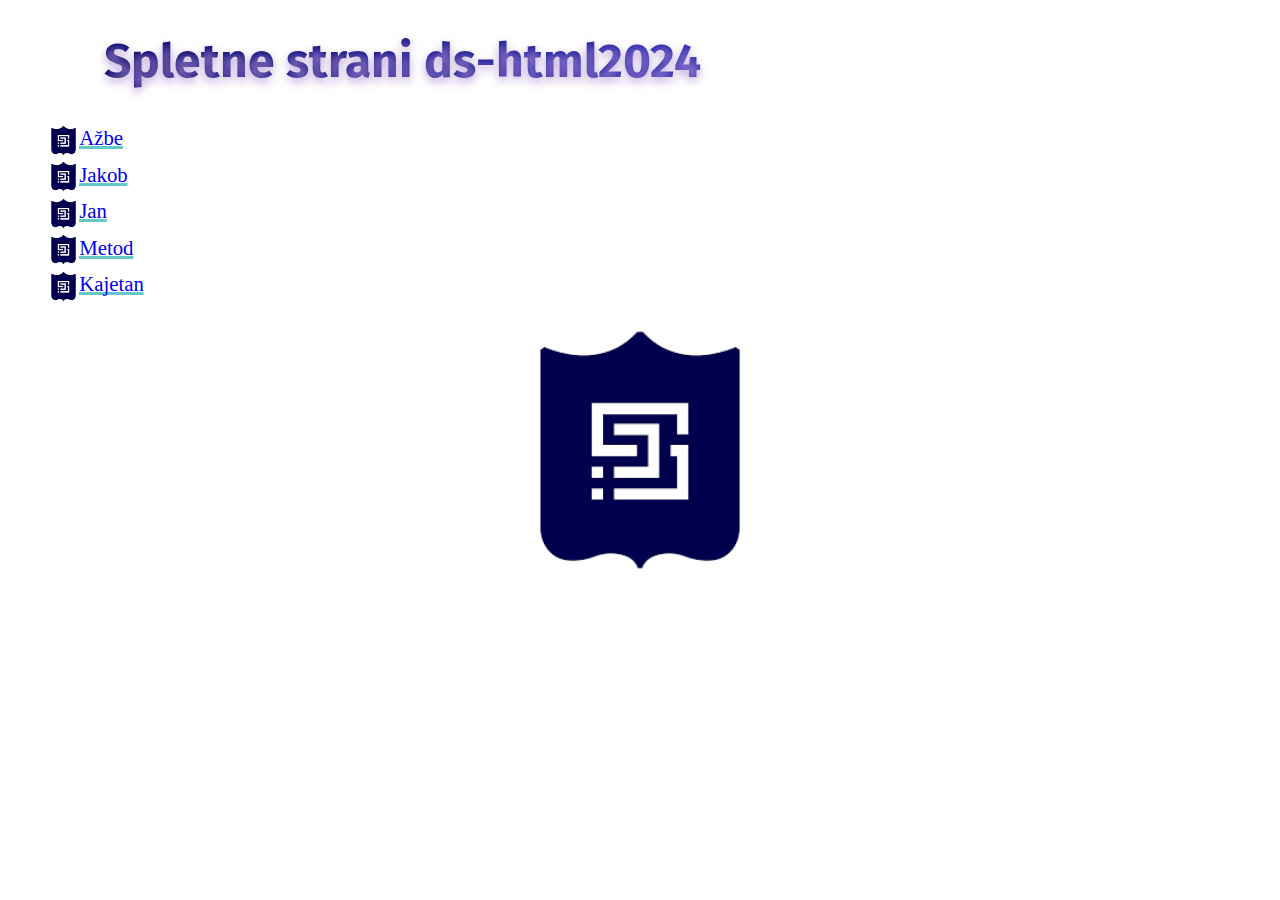
<file: index.html>
<!DOCTYPE html>
<html>
<head>
    <meta charset="utf-8">
    <meta name="viewport" content="width=device-width, initial-scale=1">
    <link rel="stylesheet" href="./stili/stili.css">
    <link rel="preconnect" href="https://fonts.googleapis.com">
    <link rel="preconnect" href="https://fonts.gstatic.com" crossorigin>
    <link href="https://fonts.googleapis.com/css2?family=Fira+Sans:wght@700&display=swap" rel="stylesheet">
    <link rel="icon" type="image/png" href="slike/download.png">
    <title>ds html2024</title>

</head>
<body>
<h1>Spletne strani ds-html2024</h1>

<ul>
    <li><a href="./ucenci/azbe/actual_actual_stran.html" target="_blank">Ažbe</a></li>
    <li><a href="./ucenci/jakob/Domaca%20stran/domaca_str.html" target="_blank">Jakob</a></li>
    <li><a href="./ucenci/jan/osnovna%20stran/projekt.html" target="_blank">Jan</a></li>
    <li><a href="./ucenci/metod/spletna_anketa.html" target="_blank">Metod</a></li>
    <li><a href="#" target="_blank">Kajetan</a></li>
</ul>

</body>
</html>
</file>
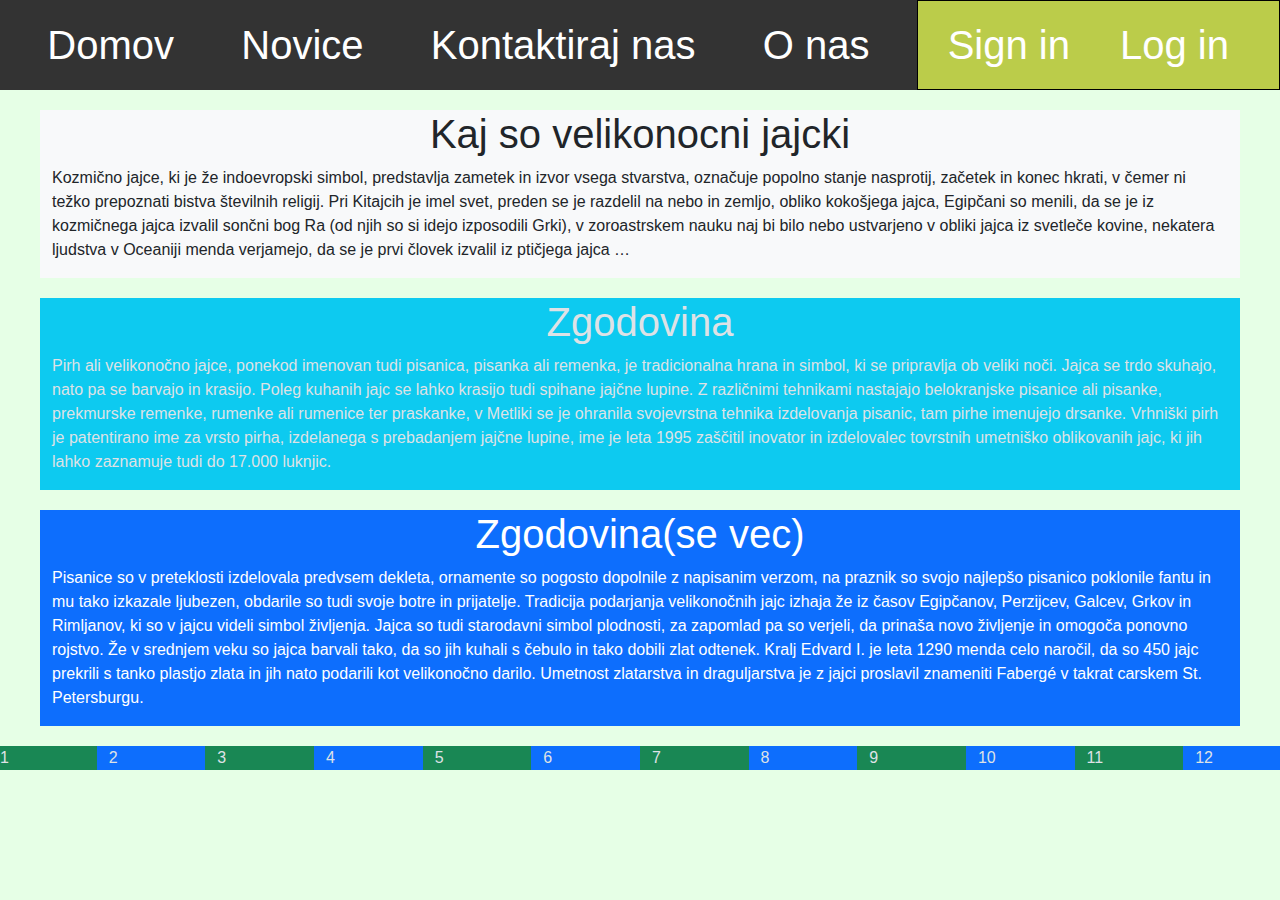
<file: ucenci/jakob/bootstrap1.html>
<!DOCTYPE html>
<html lang="en">
<head >
    <meta charset="UTF-8">
    <meta name="viewport" content="width=device-width, initial-scale=1.0">
    <title>Bootstrap</title>
    <link href="https://cdn.jsdelivr.net/npm/bootstrap@5.3.3/dist/css/bootstrap.min.css" rel="stylesheet">
    <link rel="stylesheet" href="/ucenci/jakob/Domaca stran/domaca_str.css">
</head>
<body data-bs-theme="dark">

    <nav>
        <ul>
            <li><i class="fa fa-magnifying-glass"></i></li>
            <li><a class="active" href="/ucenci/jakob/Domaca stran/domaca_str.html">Domov</a></li>
            <li><a href="/ucenci/jakob/bootstrap1.html">Novice</a></li>
            <li><a href="/ucenci/jakob/kontakt/kontakt.html">Kontaktiraj nas</a></li>
            <li><a href="/ucenci/jakob/o_nas/o_nas.html">O nas</a></li>
            <div class="prijava">
                <li><a href="/ucenci/jakob/sign_in/sign_in.html" class="prijave">Sign in</a></li>
                <li><a href="/ucenci/jakob/log_in/log_in.html" class="prijave">Log in</a></li>
            </div>
        </ul>
    </nav>

  <link rel="stylesheet" href="/ucenci/jakob/Domaca%20stran/domaca_str.css">
    <div class="container bg-light">
        <h1 class="text-dark">Kaj so velikonocni jajcki</h1>
        <p class="text-dark">Kozmično jajce, ki je že indoevropski simbol, predstavlja zametek in izvor vsega stvarstva, označuje popolno stanje nasprotij, začetek in konec hkrati, v čemer ni težko prepoznati bistva številnih religij. Pri Kitajcih je imel svet, preden se je razdelil na nebo in zemljo, obliko kokošjega jajca, Egipčani so menili, da se je iz kozmičnega jajca izvalil sončni bog Ra (od njih so si idejo izposodili Grki), v zoroastrskem nauku naj bi bilo nebo ustvarjeno v obliki jajca iz svetleče kovine, nekatera ljudstva v Oceaniji menda verjamejo, da se je prvi človek izvalil iz ptičjega jajca …</p>
    </div>
    <div class="container bg-info">
        <h1>Zgodovina</h1>
        <p>Pirh ali velikonočno jajce, ponekod imenovan tudi pisanica, pisanka ali remenka, je tradicionalna hrana in simbol, ki se pripravlja ob veliki noči. Jajca se trdo skuhajo, nato pa se barvajo in krasijo. Poleg kuhanih jajc se lahko krasijo tudi spihane jajčne lupine. Z različnimi tehnikami nastajajo belokranjske pisanice ali pisanke, prekmurske remenke, rumenke ali rumenice ter praskanke, v Metliki se je ohranila svojevrstna tehnika izdelovanja pisanic, tam pirhe imenujejo drsanke. Vrhniški pirh je patentirano ime za vrsto pirha, izdelanega s prebadanjem jajčne lupine, ime je leta 1995 zaščitil inovator in izdelovalec tovrstnih umetniško oblikovanih jajc, ki jih lahko zaznamuje tudi do 17.000 luknjic.</p> 
    </div>
    <div class="container text-bg-primary">
        <h1>Zgodovina(se vec)</h1>
        <p>Pisanice so v preteklosti izdelovala predvsem dekleta, ornamente so pogosto dopolnile z napisanim verzom, na praznik so svojo najlepšo pisanico poklonile fantu in mu tako izkazale ljubezen, obdarile so tudi svoje botre in prijatelje. Tradicija podarjanja velikonočnih jajc izhaja že iz časov Egipčanov, Perzijcev, Galcev, Grkov in Rimljanov, ki so v jajcu videli simbol življenja. Jajca so tudi starodavni simbol plodnosti, za zapomlad pa so verjeli, da prinaša novo življenje in omogoča ponovno rojstvo. Že v srednjem veku so jajca barvali tako, da so jih kuhali s čebulo in tako dobili zlat odtenek. Kralj Edvard I. je leta 1290 menda celo naročil, da so 450 jajc prekrili s tanko plastjo zlata in jih nato podarili kot velikonočno darilo. Umetnost zlatarstva in draguljarstva je z jajci proslavil znameniti Fabergé v takrat carskem St. Petersburgu.</p>
    </div>
    <div class="row">
        <div class="bg-success col-xl-1 col-lg-2 col-md-3 col-sm-4 col-12">1</div>
        <div class="bg-primary col-xl-1 col-lg-2 col-md-3 col-sm-4 col-12">2</div>
        <div class="bg-success col-xl-1 col-lg-2 col-md-3 col-sm-4 col-12">3</div>
        <div class="bg-primary col-xl-1 col-lg-2 col-md-3 col-sm-4 col-12">4</div>
        <div class="bg-success col-xl-1 col-lg-2 col-md-3 col-sm-4 col-12">5</div>
        <div class="bg-primary col-xl-1 col-lg-2 col-md-3 col-sm-4 col-12">6</div>
        <div class="bg-success col-xl-1 col-lg-2 col-md-3 col-sm-4 col-12">7</div>
        <div class="bg-primary col-xl-1 col-lg-2 col-md-3 col-sm-4 col-12">8</div>
        <div class="bg-success col-xl-1 col-lg-2 col-md-3 col-sm-4 col-12">9</div>
        <div class="bg-primary col-xl-1 col-lg-2 col-md-3 col-sm-4 col-12">10</div>
        <div class="bg-success col-xl-1 col-lg-2 col-md-3 col-sm-4 col-12">11</div>
        <div class="bg-primary col-xl-1 col-lg-2 col-md-3 col-sm-4 col-12">12</div>
    </div>
</body>
</html>



<!-- +darkmode celotni strani
        12 celic (vsaj 2 barvi ozadja v celicah):
        ce je ekran vsaj ekstra large: so vsi v eni vrstici
        ce je ekran large jih je 6 v eni vrstici
        ce je ekran medium so 4 v eni vrstici
        ce je ekran small so 3 v eni vrstici
        ce je ekran manjsi kot small je vsak v svoji vrstici -->
</file>
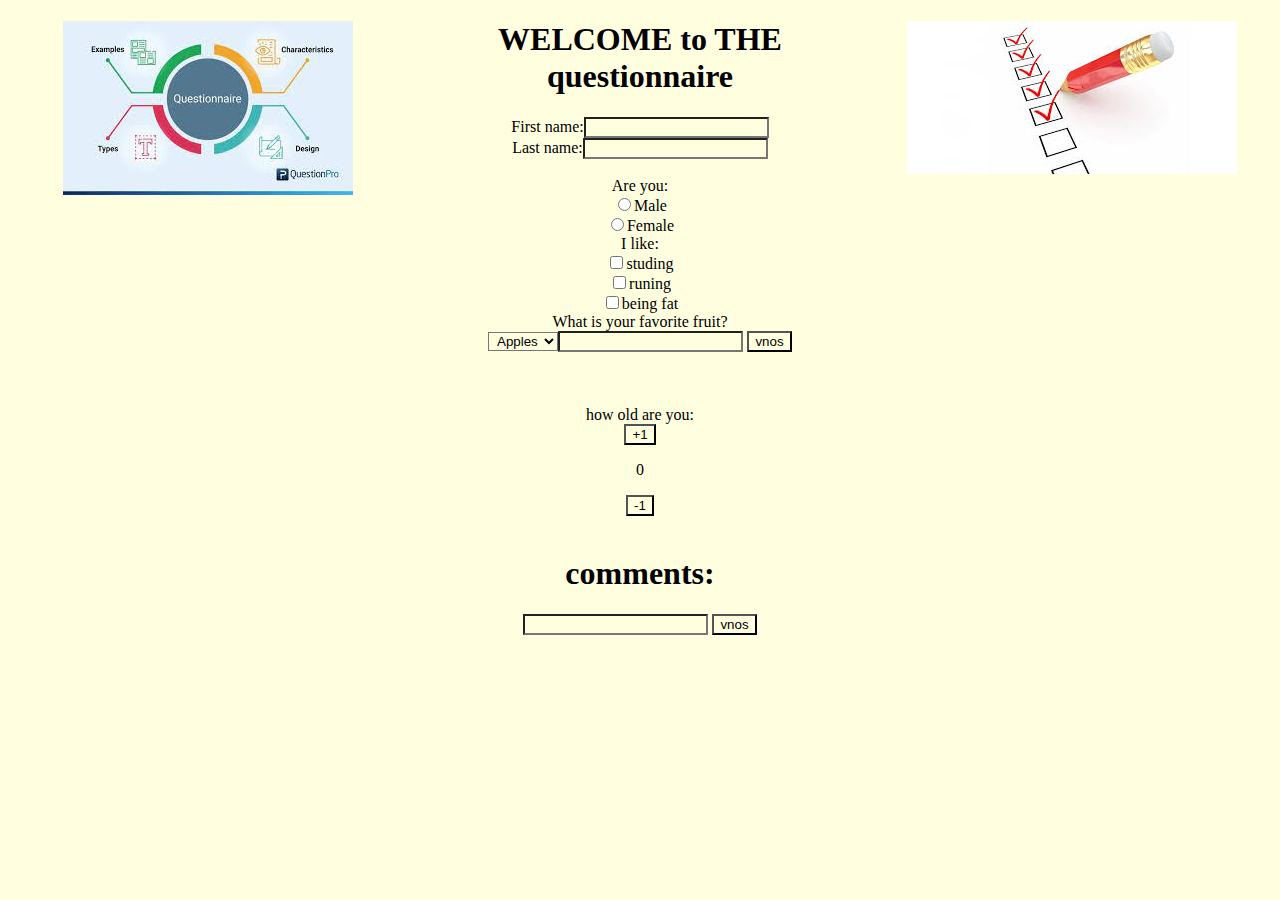
<file: ucenci/metod/spletna_anketa.html>
<!DOCTYPE html>
<html>
<head>
	<meta charset="utf-8">
	<meta name="viewport" content="width=device-width, initial-scale=1">
	<link rel="stylesheet" type="text/css" href="/ucenci/metod/spletna_anketa.css">
	<title>spletna anketa</title>
</head>
<body>
	<div class="slika-levo">
    <img src="/ucenci/metod/leva.jpg" alt="Slika 1">
	</div>
	<div class="slika-desno">
    <img src="/ucenci/metod/desna.jpg" alt="Slika 2">
	</div>
	<h1 class="naslov">WELCOME to THE questionnaire</h1>
	
	<label>First name:</label><input type="text" name="firstname"><br>
	<label>Last name:</label><input type="text" name="lastname">
	<br>
	<br>
	<label>Are you:</label><br>
	<input type="radio" name="sex" value="male">Male<br>
	<input type="radio" name="sex" value="female">Female<br>
	<label>I like:</label><br>
	<input type="checkbox" name="studing" value="studing">studing<br>
	<input type="checkbox" name="runing" value="runing">runing<br>
	<input type="checkbox" name="being fat" value="being fat">being fat<br>
	<label>What is your favorite fruit?</label><br>
	<select name="favorite"><br>
		<option value="Apples" selected="selected">Apples</option>
		<option value="tomatos">tomatos</option><br>
		<option value="burger">burger</option><br>
	<label for="age">koliko ste stari:</label>
	<br>
	<button id="klik" onclick="klik()">+1</button>
	<p id="stevilo">0</p>
	<button id="odstej" onclick="odstej()">-1</button>
	<br>
	<br>
	<h1>komentarji: </h1>
	<input id="besedilo1" type="text" name=" ">
	<button onclick="submitTekst()">vnos</button>

	<div id="komentarji2" ></div>
	</form>
	<br>
	<br>
	<br>
		
	<label for="age">how old are you:</label>
	<br>
	<button id="klik" onclick="klik()">+1</button>
	<p id="stevilo">0</p>
	<button id="odstej" onclick="odstej()">-1</button>
	<br>
	<br>
	<h1>comments:</h1>
	<input id="besedilo2" type="text" name=" ">
	<button onclick="submitTekst1()">vnos</button>

	<div id="komentarji1" ></div>
	



</body>
<script type="text/javascript" src="/ucenci/metod/spletna_anketa.js"></script>
</html>
</file>
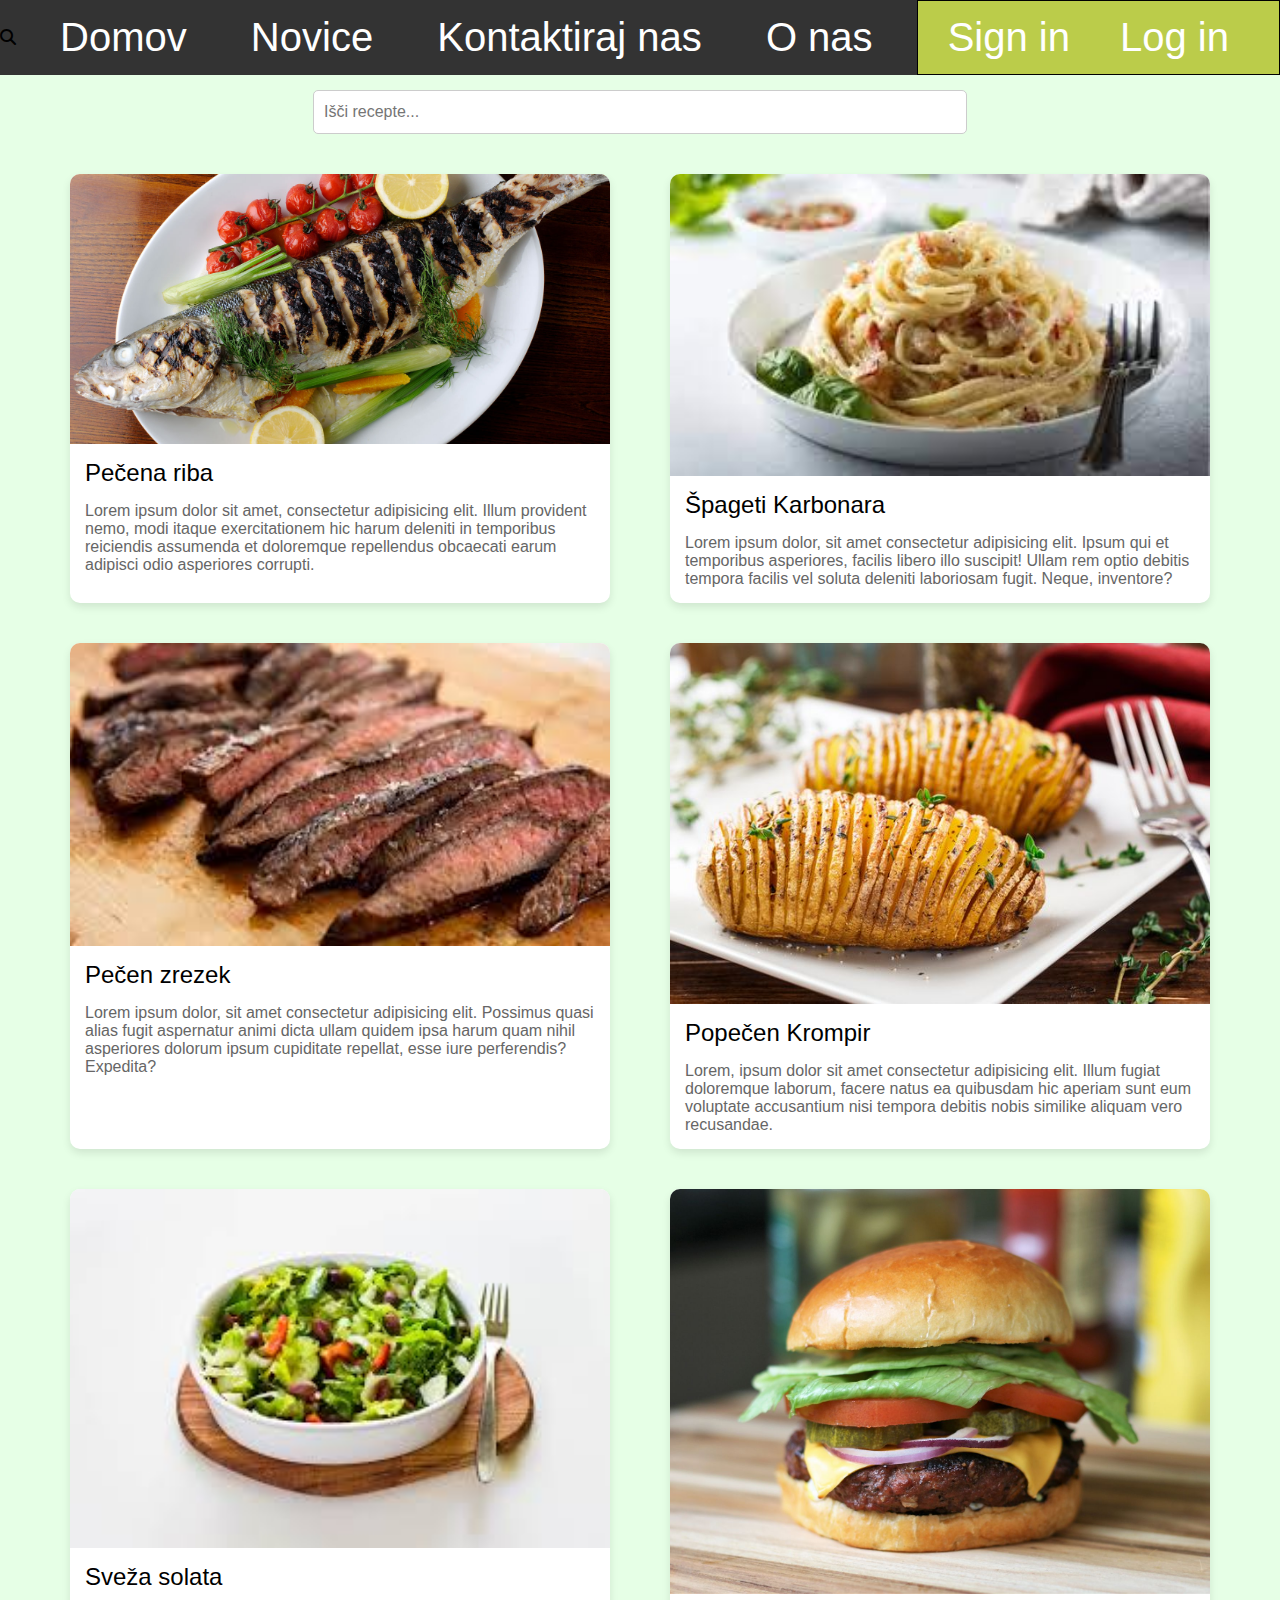
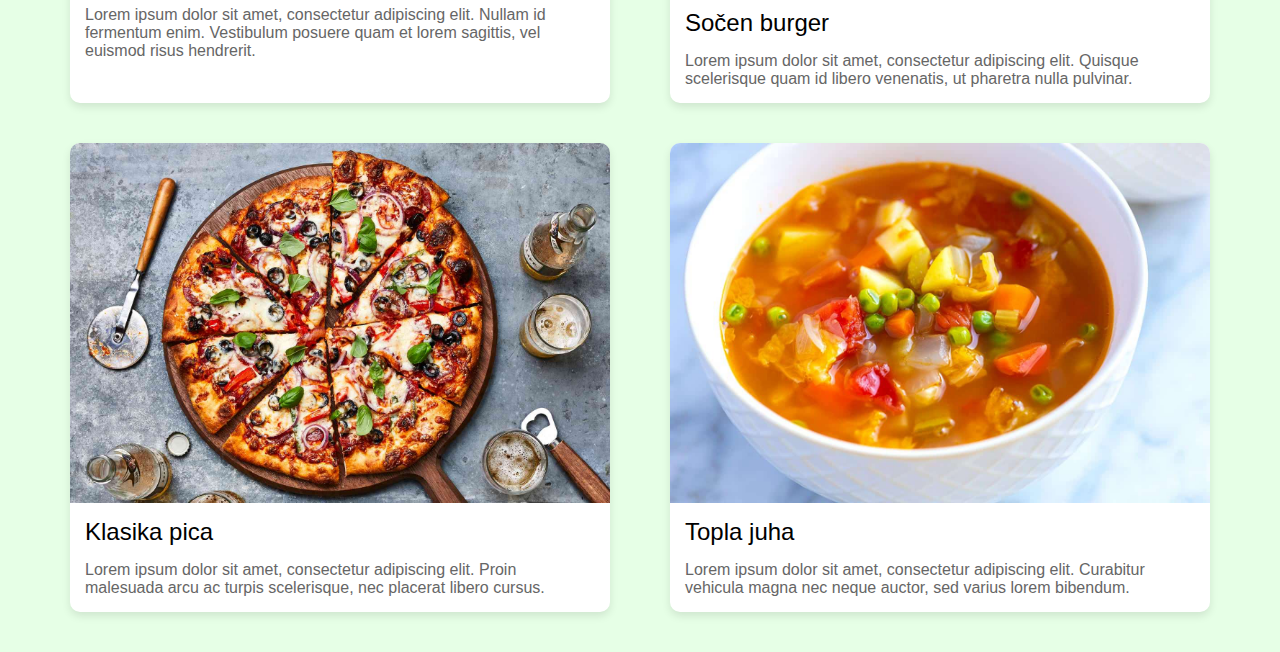
<file: ucenci/jakob/Domaca stran/domaca_str.html>
<!DOCTYPE html>
<html lang="en">
<head>
    <meta charset="UTF-8">
    <meta name="viewport" content="width=device-width, initial-scale=1.0">
    <title>Spletni Gurman</title>
    <link rel="stylesheet" href="/ucenci/jakob/Domaca%20stran/domaca_str.css">
    <link rel="stylesheet" href="https://cdnjs.cloudflare.com/ajax/libs/font-awesome/6.5.1/css/all.min.css">
</head>
<body>
    <nav>
        <ul>
            <li><i class="fa fa-magnifying-glass"></i></li>
            <li><a class="active" href="/ucenci/jakob/Domaca%20stran/domaca_str.html">Domov</a></li>
            <li><a href="/ucenci/jakob/bootstrap1.html">Novice</a></li>
            <li><a href="/ucenci/jakob/kontakt/kontakt.html">Kontaktiraj nas</a></li>
            <li><a href="/ucenci/jakob/o_nas/o_nas.html">O nas</a></li>
            <div class="prijava">
                <li><a href="/ucenci/jakob/sign_in/sign_in.html" class="prijave">Sign in</a></li>
                <li><a href="/ucenci/jakob/log_in/log_in.html" class="prijave">Log in</a></li>
            </div>
        </ul>
    </nav>
    
    <input type="text" placeholder="Išči recepte..." class="search_bar">

    <div class="container">
        <div class="card">
            <img src="/ucenci/jakob/slike/riba.jpg" alt="Italijanska skusa" class="image">
            <p class="title">Pečena riba</p>
            <p class="description">Lorem ipsum dolor sit amet, consectetur adipisicing elit. Illum provident nemo, modi itaque exercitationem hic harum deleniti in temporibus reiciendis assumenda et doloremque repellendus obcaecati earum adipisci odio asperiores corrupti.</p>
        </div>
        <div class="card">
            <img src="/ucenci/jakob/slike/spageti.jpeg" alt="Špageti karbonara" class="image">
            <p class="title">Špageti Karbonara</p>
            <p class="description">Lorem ipsum dolor, sit amet consectetur adipisicing elit. Ipsum qui et temporibus asperiores, facilis libero illo suscipit! Ullam rem optio debitis tempora facilis vel soluta deleniti laboriosam fugit. Neque, inventore?</p>
        </div>
        <div class="card">
            <img src="/ucenci/jakob/slike/stejk.jpeg" alt="Stejk" class="image">
            <p class="title">Pečen zrezek</p>
            <p class="description">Lorem ipsum dolor, sit amet consectetur adipisicing elit. Possimus quasi alias fugit aspernatur animi dicta ullam quidem ipsa harum quam nihil asperiores dolorum ipsum cupiditate repellat, esse iure perferendis? Expedita?</p>
        </div>
        <div class="card">
            <img src="/ucenci/jakob/slike/krompir.jpg" alt="Krompir" class="image">
            <p class="title">Popečen Krompir</p>
            <p class="description">Lorem, ipsum dolor sit amet consectetur adipisicing elit. Illum fugiat doloremque laborum, facere natus ea quibusdam hic aperiam sunt eum voluptate accusantium nisi tempora debitis nobis similike aliquam vero recusandae.</p>
        </div>
        <div class="card">
            <img src="/ucenci/jakob/slike/salat.jpeg" alt="Solata" class="image">
            <p class="title">Sveža solata</p>
            <p class="description">Lorem ipsum dolor sit amet, consectetur adipiscing elit. Nullam id fermentum enim. Vestibulum posuere quam et lorem sagittis, vel euismod risus hendrerit.</p>
        </div>
        <div class="card">
            <img src="/ucenci/jakob/slike/burger.jpg" alt="Burger" class="image">
            <p class="title">Sočen burger</p>
            <p class="description">Lorem ipsum dolor sit amet, consectetur adipiscing elit. Quisque scelerisque quam id libero venenatis, ut pharetra nulla pulvinar.</p>
        </div>
        <div class="card">
            <img src="/ucenci/jakob/slike/pica.jpg" alt="Pica" class="image">
            <p class="title">Klasika pica</p>
            <p class="description">Lorem ipsum dolor sit amet, consectetur adipiscing elit. Proin malesuada arcu ac turpis scelerisque, nec placerat libero cursus.</p>
        </div>
        <div class="card">
            <img src="/ucenci/jakob/slike/juha.jpg" alt="Juha" class="image">
            <p class="title">Topla juha</p>
            <p class="description">Lorem ipsum dolor sit amet, consectetur adipiscing elit. Curabitur vehicula magna nec neque auctor, sed varius lorem bibendum.</p>
        </div>
    </div>
</body>
</html>
</file>
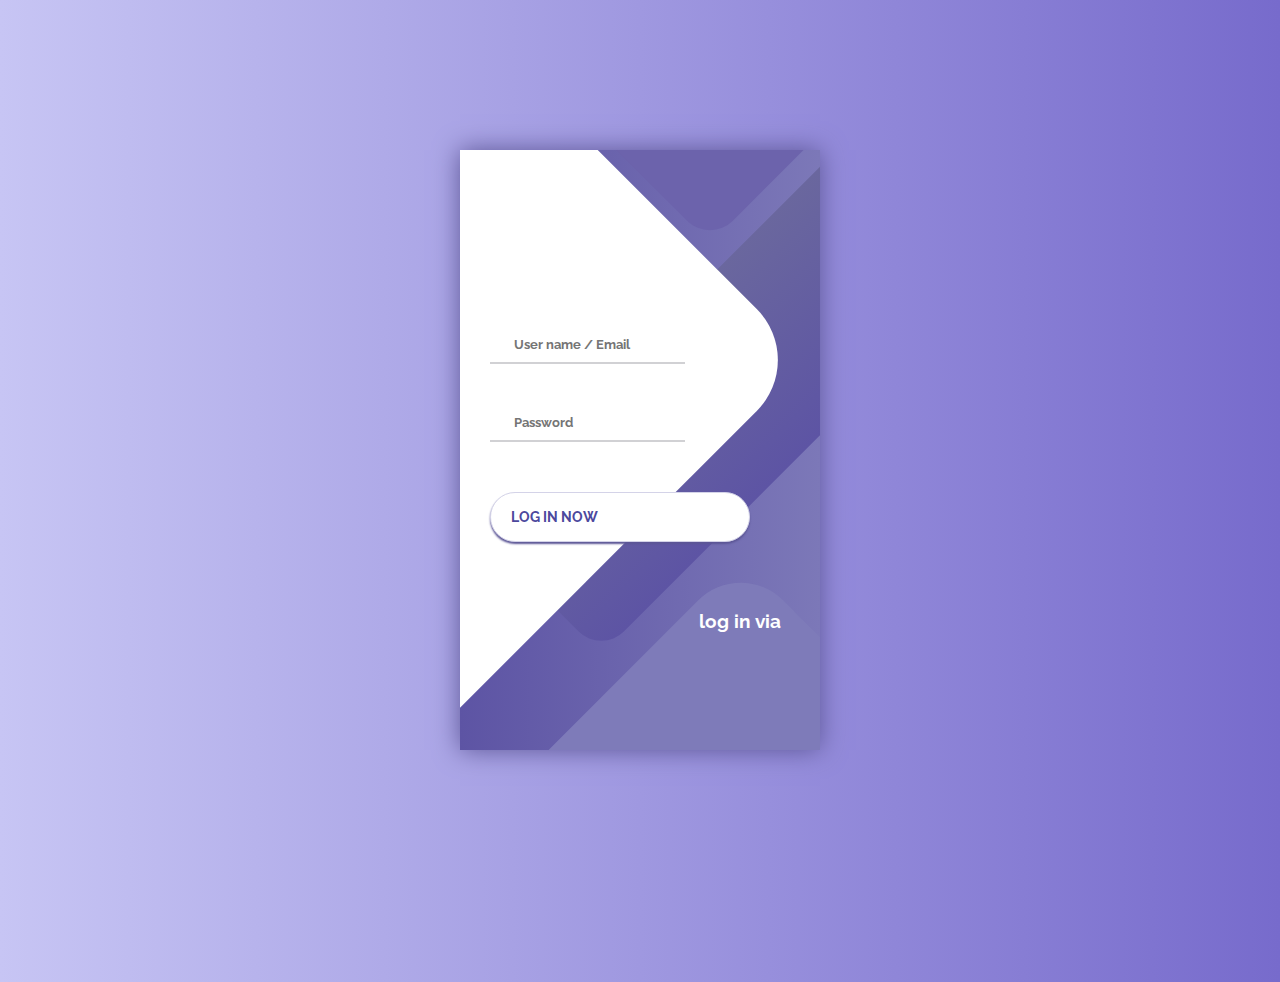
<file: ucenci/jakob/log_in/log_in.html>
<!DOCTYPE html>
<html lang="en">
<head>
    <meta charset="UTF-8">
    <meta name="viewport" content="width=device-width, initial-scale=1.0">
    <title>Log In</title>
    <link rel="stylesheet" href="/ucenci/jakob/log_in/log_in.css">
</head>
<body>
    <div class="container">
        <div class="screen">
            <div class="screen__content">
                <form class="login">
                    <div class="login__field">
                        <i class="login__icon fas fa-user"></i>
                        <input type="text" class="login__input" placeholder="User name / Email">
                    </div>
                    <div class="login__field" >
                        <i class="login__icon fas fa-lock"></i>
                        <input type="password" class="login__input" placeholder="Password">
                    </div>
                    <button class="button login__submit">
                        <span class="button__text">Log In Now</span>
                        <i class="button__icon fas fa-chevron-right"></i>
                    </button>				
                </form>
                <div class="social-login">
                    <h3>log in via</h3>
                    <div class="social-icons">
                        <a href="#" class="social-login__icon fab fa-instagram"></a>
                        <a href="#" class="social-login__icon fab fa-facebook"></a>
                        <a href="#" class="social-login__icon fab fa-twitter"></a>
                    </div>
                </div>
            </div>
            <div class="screen__background">
                <span class="screen__background__shape screen__background__shape4"></span>
                <span class="screen__background__shape screen__background__shape3"></span>		
                <span class="screen__background__shape screen__background__shape2"></span>
                <span class="screen__background__shape screen__background__shape1"></span>
            </div>		
        </div>
    </div>
</body>
</html>
</file>
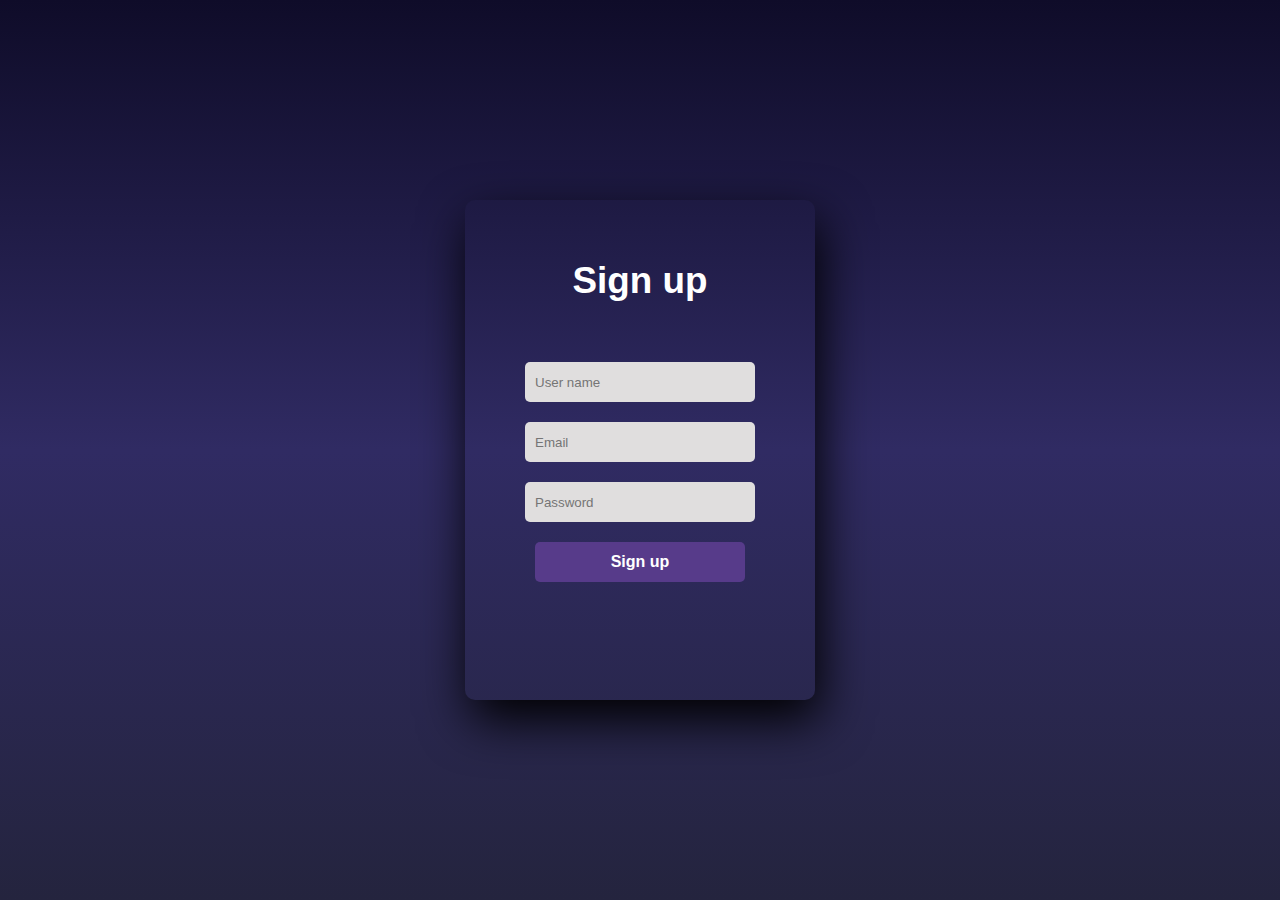
<file: ucenci/jakob/sign_in/sign_in.html>
<!DOCTYPE html>
<html lang="en">
<head>
    <meta charset="UTF-8">
    <meta name="viewport" content="width=device-width, initial-scale=1.0">
    <title>Sign In</title>
    <link rel="stylesheet" href="/ucenci/jakob/sign_in/sign_in.css">
	<link rel="stylesheet" href="/ucenci/jakob/Domaca stran/domaca_str.css">
</head>
<body>
	<!-- <ul>
        <li><i class="fa-thin fa-magnifying-glass"></i></li>
        <li><a class="active" href="/ucenci/jakob/Domaca stran/domaca_str.html">Domov</a></li>
        <li><a href="/ucenci/jakob/bootstrap1.html">Novice</a></li>
        <li><a href="/ucenci/jakob/kontakt/kontakt.html">Kontakteraj nas</a></li>
        <li><a href="/ucenci/jakob/o_nas/o_nas.html">O nas</a></li>
        <div  class="prijava">
            <li><a href="/ucenci/jakob/sign_in/sign_in.html" class="prijave">Sign in</a></li>
            <li><a href="/ucenci/jakob/log_in/log_in.html" class="prijave">Log in</a></li>
        </div>
    </ul> -->
    <div class="main">  	
		<input type="checkbox" id="chk" aria-hidden="true">

			<div class="signup">
				<form>
					<label for="chk" aria-hidden="true">Sign up</label>
					<input type="text" name="txt" placeholder="User name" required="">
					<input type="email" name="email" placeholder="Email" required="">
					<input type="password" name="pswd" placeholder="Password" required="">
					<button>Sign up</button>
				</form>
			</div>
	</div>
</body>
</html>
</file>
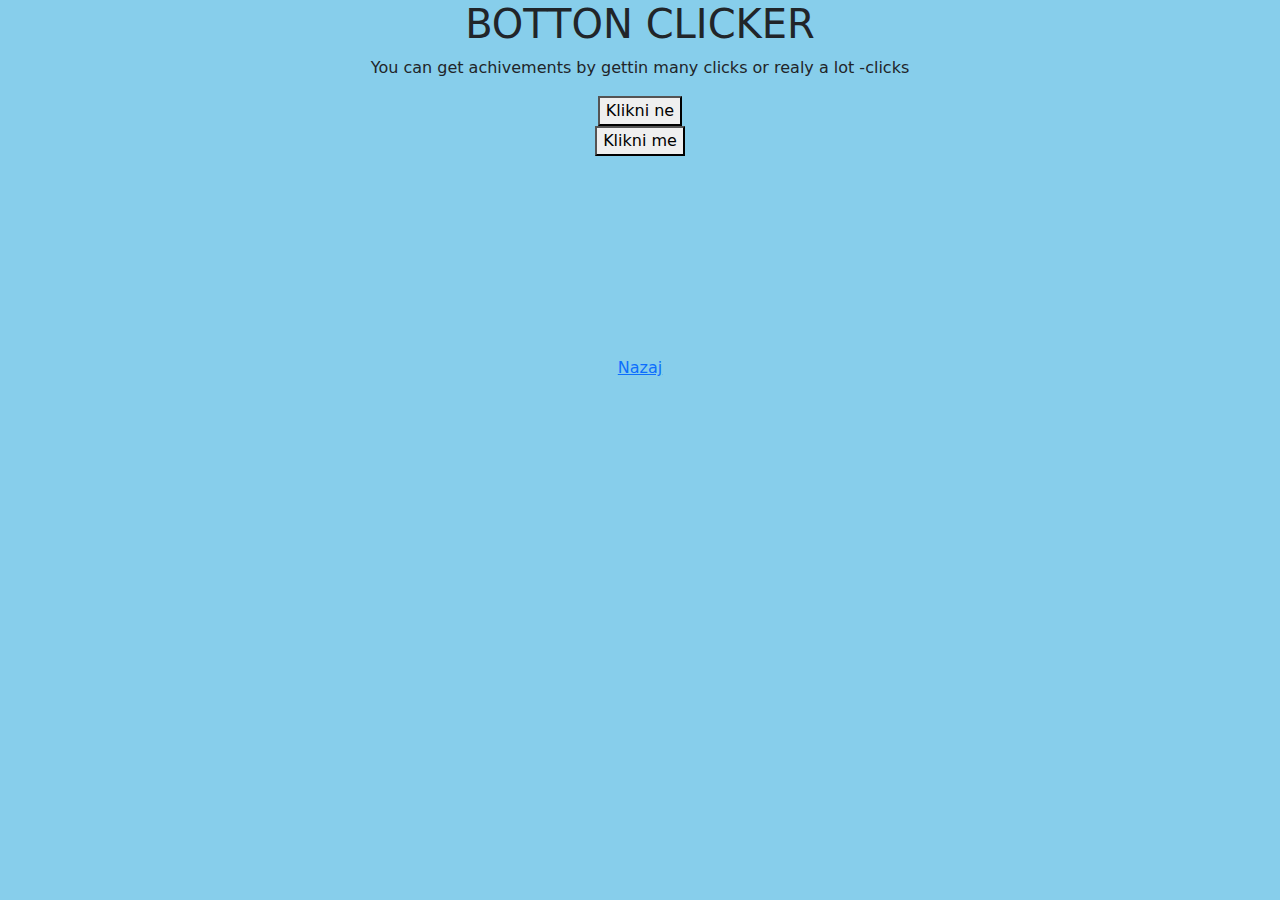
<file: ucenci/jan/1.stran/kalkulator.html>
<!DOCTYPE html>
<html>
<head>
	<link rel="stylesheet" type="text/css" href="kalkulator.css">
	<meta charset="utf-8">
	<meta name="viewport" content="width=device-width, initial-scale=1">
	<link href="https://cdn.jsdelivr.net/npm/bootstrap@5.3.3/dist/css/bootstrap.min.css" rel="stylesheet">
	<script src="https://cdn.jsdelivr.net/npm/bootstrap@5.3.3/dist/js/bootstrap.bundle.min.js"></script>
	<title>Botton Clicker</title>
</head>
<body class="body center">
	<h1 class="center">BOTTON CLICKER</h1>
	<p class="center">You can get achivements by gettin many clicks or realy a lot -clicks</p>
	<button class="center" onclick="minus()">Klikni ne</button>
	<br class="center">

	<button class="center" onclick="plus()">Klikni me</button>
	<div class="center margin" class="DIV">
		<p id="stevilo" class="p"></p>
		<p id="poskus" class="p"></p>
	</div>
	<p><a class="link" href="../osnovna%20stranan/projekt.html">Nazaj</a></p>
</body>
	<script type="text/javascript" src="kalkulator.js"></script>
</html>
</file>
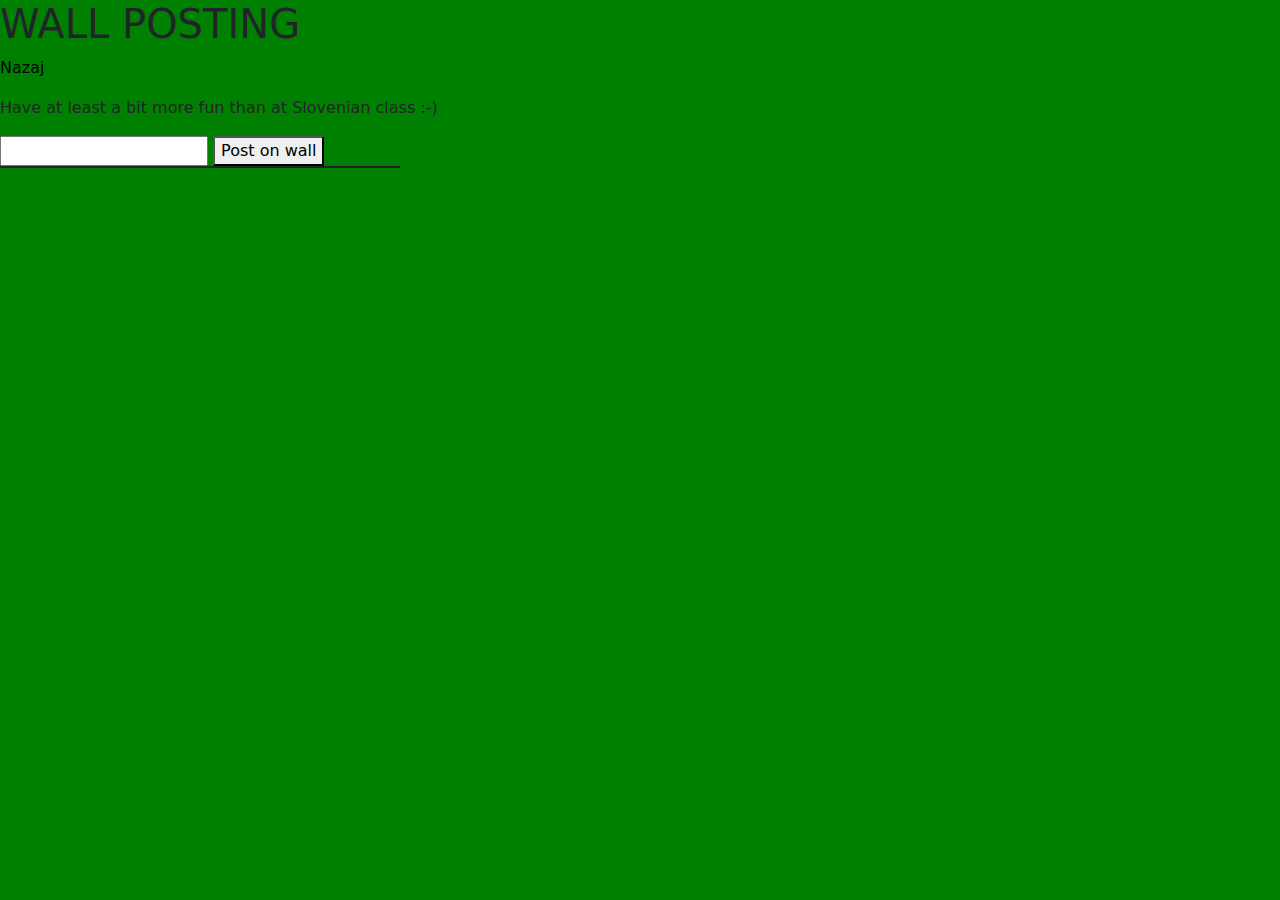
<file: ucenci/jan/2.stran/igra.html>
<!DOCTYPE html>
<html>
<head>
	<link rel="stylesheet" type="text/css" href="igra.css">
	<meta charset="utf-8">
	<meta name="viewport" content="width=device-width, initial-scale=1">
	<link href="https://cdn.jsdelivr.net/npm/bootstrap@5.3.3/dist/css/bootstrap.min.css" rel="stylesheet">
    <script src="https://cdn.jsdelivr.net/npm/bootstrap@5.3.3/dist/js/bootstrap.bundle.min.js"></script>
	<title>Wall posting</title>
</head>
<body style="background: green;">
	<h1 class="naslov">WALL POSTING</h1>
	<p><a class="A1" href="../osnovna%20stranan/projekt.html">Nazaj</a></p>
	<p>Have at least a bit more fun than at Slovenian class :-)</p>

	<input id="besedilo" type="text" name="Kaj naj sem napišem?">
	<button onclick="post()">Post on wall<br></button>

	<div id="komentarji" style="border: 1px solid; width: 400px;"></div>

</body>

<script type="text/javascript" src="igra.js"></script>
</html>
</file>
<file: stili/stili.css>
body {
    background: url('../slike/download.png') no-repeat center center fixed;
    background-size: 20%;
}

h1 {
    margin-left: 2em;
    color: darkblue;
    font-family: 'Fira Sans', sans-serif;
    font-size: 3em;
    background-image: linear-gradient(to left, #4d4dff, #000066);
    color: transparent;
    background-clip: text;
    -webkit-background-clip: text;
    text-shadow: 0px 4px 10px rgba(179, 147, 211, 0.8)
}

ul {
    list-style: none;
}


li {
    margin: 0;
    font-size: 1.3em;
    padding: 0.2em 0 0.4em 1.5em;
    background-size: 1.5em;
    background-image: url('../slike/download.png');
    background-repeat: no-repeat;
    list-style: none;
    background-position: left center;

}
a:hover {
    background-size: 0 3px, 100% 3px;
}


a {
    text-decoration: none;
    background:
            linear-gradient(
                    to right,
                    rgba(100, 200, 200, 1),
                    rgba(100, 200, 200, 1)
            ),
            linear-gradient(
                    to right,
                    rgba(255, 0, 0, 1),
                    rgba(255, 0, 180, 1),
                    rgba(0, 100, 200, 1)
            );
    background-size: 100% 3px, 0 3px;
    background-position: 100% 100%, 0 100%;
    background-repeat: no-repeat;
    transition: background-size 400ms;
}
</file>
<file: ucenci/jakob/Domaca stran/domaca_str.css>
body {
  background-color: #e6ffe6;
  font-family: Arial, sans-serif;
  margin: 0;
  padding: 0;
}

nav ul {
  list-style-type: none;
  margin: 0;
  padding: 0;
  background-color: #333;
  display: flex;
  justify-content: space-between;
  align-items: center;
}

nav ul li {
  display: inline;
}

nav ul li a {
  display: block;
  color: white;
  text-align: center;
  padding: 14px 20px;
  text-decoration: none;
  font-size: 18px;
}

nav ul li a:hover {
  background-color: gold;
  color: black;
}

.prijava {
  display: flex;
}

.prijava li {
  margin-left: 10px;
}

.search_bar {
  width: 50%;
  height: 40px;
  font-size: 16px;
  margin: 15px auto;
  display: block;
  border-radius: 5px;
  padding-left: 10px;
  border: 1px solid #ccc;
}

.container {
  display: flex;
  flex-wrap: wrap;
  justify-content: space-around;
  margin: 20px auto;
  max-width: 1200px;
}

.card {
  width: 45%;
  background-color: white;
  border-radius: 10px;
  box-shadow: 0 4px 8px rgba(0, 0, 0, 0.1);
  margin: 20px 0;
  overflow: hidden;
}

.image {
  width: 100%;
  height: auto;
  display: block;
}

.title {
  font-size: 24px;
  margin: 15px;
}

.description {
  font-size: 16px;
  margin: 15px;
  color: #666;
}




















nav ul {
  list-style-type: none;
  /* margin: 0;
  padding: 0; */
  overflow: hidden;
  background-color: #333;
}

nav ul li {
  float: left;
}

nav ul li a {
  display: block;
  color: white;
  /* text-align: left`; */
  /* padding: 14px 16px; */
  /* text-decoration: none; */
  font-size: 250%;
}


.prijava {
  float: right;
  padding-right: 30px;
  background-color: rgb(187, 204, 74);
}

.prijava {
  border: 1px solid black;
}
</file>
<file: ucenci/metod/spletna_anketa.css>
*{
	background: lightyellow;
	text-align: center;
	justify-content: center;
}


.rob{
	border: 3px solid black;
	width: 400px;
	
}
.moder{
	background:lightblue;
	

}
.rdec{
	background:red;
	
}
.slika-levo {
	float: left;  
    margin-right: 10px;
	height: 400px;
	width: 400px;}

.slika-desno {
	float: right; 
	margin-left: 10px;
	height: 400px;
	width: 400px;	
	}
</file>
<file: ucenci/jakob/log_in/log_in.css>
@import url('https://fonts.googleapis.com/css?family=Raleway:400,700');

* {
	box-sizing: border-box;
	margin: 0;
	padding: 0;	
	font-family: Raleway, sans-serif;
}

body {
	background: linear-gradient(90deg, #C7C5F4, #776BCC);		
}

.container {
	display: flex;
	align-items: center;
	justify-content: center;
	min-height: 100vh;
}

.screen {		
	background: linear-gradient(90deg, #5D54A4, #7C78B8);		
	position: relative;	
	height: 600px;
	width: 360px;	
	box-shadow: 0px 0px 24px #5C5696;
}

.screen__content {
	z-index: 1;
	position: relative;	
	height: 100%;
}

.screen__background {		
	position: absolute;
	top: 0;
	left: 0;
	right: 0;
	bottom: 0;
	z-index: 0;
	-webkit-clip-path: inset(0 0 0 0);
	clip-path: inset(0 0 0 0);	
}

.screen__background__shape {
	transform: rotate(45deg);
	position: absolute;
}

.screen__background__shape1 {
	height: 520px;
	width: 520px;
	background: #FFF;	
	top: -50px;
	right: 120px;	
	border-radius: 0 72px 0 0;
}

.screen__background__shape2 {
	height: 220px;
	width: 220px;
	background: #6C63AC;	
	top: -172px;
	right: 0;	
	border-radius: 32px;
}

.screen__background__shape3 {
	height: 540px;
	width: 190px;
	background: linear-gradient(270deg, #5D54A4, #6A679E);
	top: -24px;
	right: 0;	
	border-radius: 32px;
}

.screen__background__shape4 {
	height: 400px;
	width: 200px;
	background: #7E7BB9;	
	top: 420px;
	right: 50px;	
	border-radius: 60px;
}

.login {
	width: 320px;
	padding: 30px;
	padding-top: 156px;
}

.login__field {
	padding: 20px 0px;	
	position: relative;	
}

.login__icon {
	position: absolute;
	top: 30px;
	color: #7875B5;
}

.login__input {
	border: none;
	border-bottom: 2px solid #D1D1D4;
	background: none;
	padding: 10px;
	padding-left: 24px;
	font-weight: 700;
	width: 75%;
	transition: .2s;
}

.login__input:active,
.login__input:focus,
.login__input:hover {
	outline: none;
	border-bottom-color: #6A679E;
}

.login__submit {
	background: #fff;
	font-size: 14px;
	margin-top: 30px;
	padding: 16px 20px;
	border-radius: 26px;
	border: 1px solid #D4D3E8;
	text-transform: uppercase;
	font-weight: 700;
	display: flex;
	align-items: center;
	width: 100%;
	color: #4C489D;
	box-shadow: 0px 2px 2px #5C5696;
	cursor: pointer;
	transition: .2s;
}

.login__submit:active,
.login__submit:focus,
.login__submit:hover {
	border-color: #6A679E;
	outline: none;
}

.button__icon {
	font-size: 24px;
	margin-left: auto;
	color: #7875B5;
}

.social-login {	
	position: absolute;
	height: 140px;
	width: 160px;
	text-align: center;
	bottom: 0px;
	right: 0px;
	color: #fff;
}

.social-icons {
	display: flex;
	align-items: center;
	justify-content: center;
}

.social-login__icon {
	padding: 20px 10px;
	color: #fff;
	text-decoration: none;	
	text-shadow: 0px 0px 8px #7875B5;
}

.social-login__icon:hover {
	transform: scale(1.5);	
}
</file>
<file: ucenci/jakob/sign_in/sign_in.css>
body{
	margin: 0;
	padding: 0;
	display: flex;
	justify-content: center;
	align-items: center;
	min-height: 100vh;
	font-family: 'Jost', sans-serif;
	background: linear-gradient(to bottom, #0f0c29, #302b63, #24243e);
}
.main{
	width: 350px;
	height: 500px;
	background: red;
	overflow: hidden;
	background: url("https://doc-08-2c-docs.googleusercontent.com/docs/securesc/68c90smiglihng9534mvqmq1946dmis5/fo0picsp1nhiucmc0l25s29respgpr4j/1631524275000/03522360960922298374/03522360960922298374/1Sx0jhdpEpnNIydS4rnN4kHSJtU1EyWka?e=view&authuser=0&nonce=gcrocepgbb17m&user=03522360960922298374&hash=tfhgbs86ka6divo3llbvp93mg4csvb38") no-repeat center/ cover;
	border-radius: 10px;
	box-shadow: 5px 20px 50px #000;
}
#chk{
	display: none;
}
.signup{
	position: relative;
	width:100%;
	height: 100%;
}
label{
	color: #fff;
	font-size: 2.3em;
	justify-content: center;
	display: flex;
	margin: 60px;
	font-weight: bold;
	cursor: pointer;
	transition: .5s ease-in-out;
}
input{
	width: 60%;
	height: 20px;
	background: #e0dede;
	justify-content: center;
	display: flex;
	margin: 20px auto;
	padding: 10px;
	border: none;
	outline: none;
	border-radius: 5px;
}
button{
	width: 60%;
	height: 40px;
	margin: 10px auto;
	justify-content: center;
	display: block;
	color: #fff;
	background: #573b8a;
	font-size: 1em;
	font-weight: bold;
	margin-top: 20px;
	outline: none;
	border: none;
	border-radius: 5px;
	transition: .2s ease-in;
	cursor: pointer;
}
button:hover{
	background: #6d44b8;
}
.login{
	height: 460px;
	background: #eee;
	border-radius: 60% / 10%;
	transform: translateY(-180px);
	transition: .8s ease-in-out;
}
.login label{
	color: #573b8a;
	transform: scale(.6);
}

#chk:checked ~ .login{
	transform: translateY(-500px);
}
#chk:checked ~ .login label{
	transform: scale(1);	
}
#chk:checked ~ .signup label{
	transform: scale(.6);
}
</file>
<file: ucenci/jan/1.stran/kalkulator.css>
.DIV{
	text-align: center;
	border: 2px red dotted;
	width: 100px;
	height: 50px;
	background-image:none;
	background: yellow;
}
.p˙{
	color: black;
}
body{
	background: lightblue;
}
.body{
	background: skyblue;
}
.center{
	text-align: center;
}
.margin{
	margin-bottom: 200px;
}
.A1{
	text-decoration: blink;
	color: red;
.link{
		text-decoration: blink;
}
</file>
<file: ucenci/jan/2.stran/igra.css>
.A1{
	text-decoration: blink;
	color: black;
.naslov{
	color: black;
	text-decoration: line-through;
}
</file>
